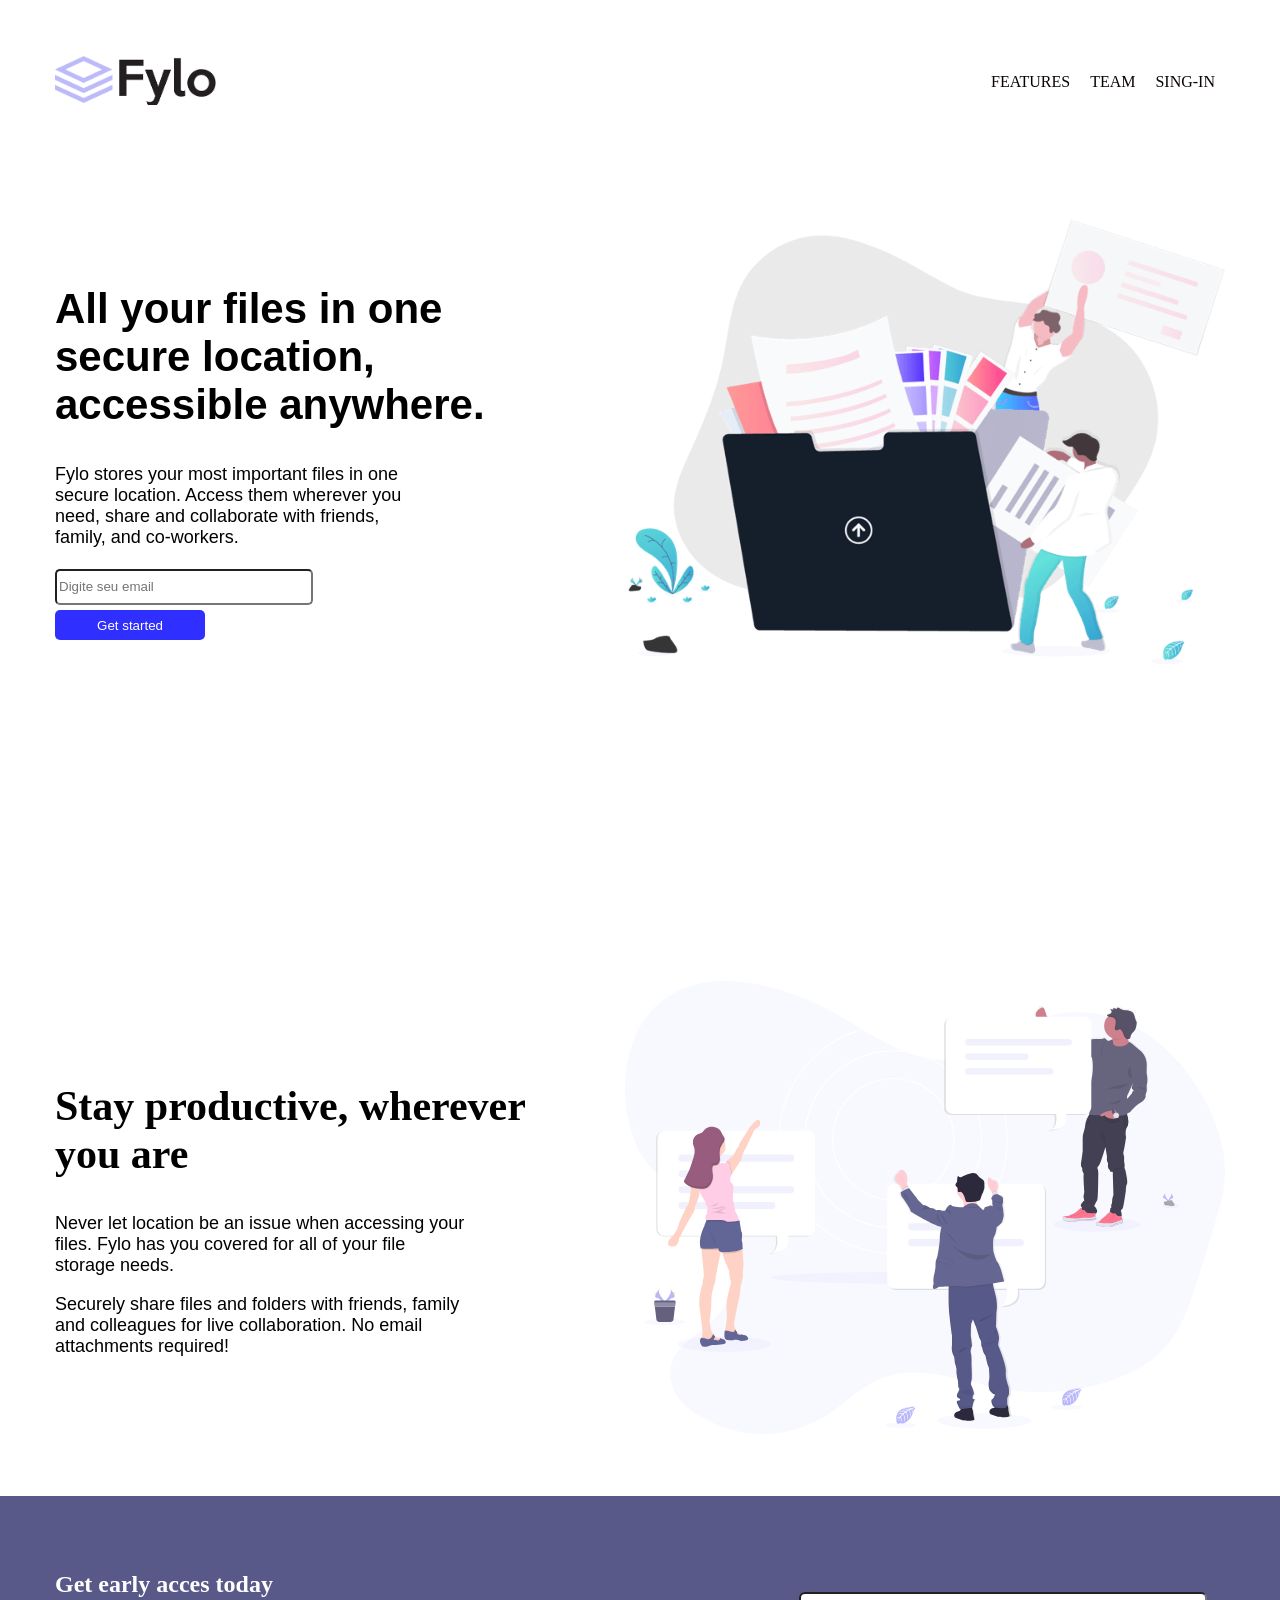
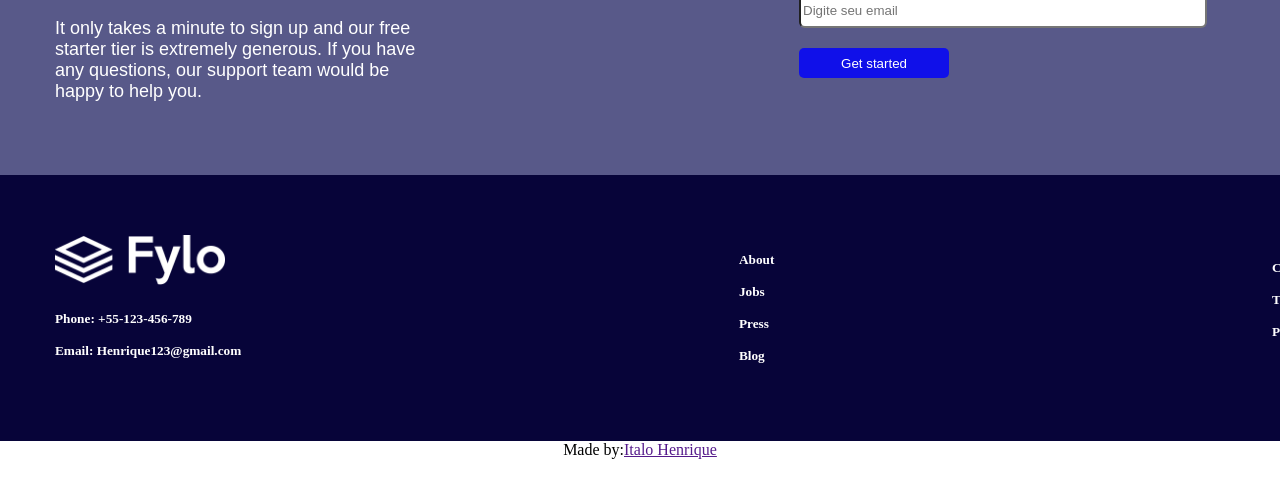
<file: index.html>
<!DOCTYPE html>
<html>
    <head>
       <meta charset="UTF-8" />
       <title>Fylo</title>
       <link rel="stylesheet" href="assets/css/style.css"/>

    </head>

    <body>
        <header>
            <div class="container">
                <div class="logo">
                    <a href=""> <img src="assets/images/logofylo.png"/></a>
                </div>
                <div class="menu">
                    <nav>
                        <ul>
                            <li class="active"><a href="">Features</a></li>
                            <li> <a href="">Team</a> </li>
                            <li> <a href="">Sing-in</a> </li>
                        </ul>
                    </nav>
                </div>
            </div>
        </header>

        <section id="geral">
                <div class="banner_options">
                    <div class="text">
                    <h1> All your files in one<br> secure location,<br> accessible anywhere.</h1>
                    <p>Fylo stores your most important files in one<br> secure location. Access them wherever you<br> need, share and collaborate with friends,<br> family, and co-workers.</p>
                    <input type="email" name="email"  class="email" placeholder="Digite seu email">
                    <div>
                        <button type="submit"> Get started</button>
                    </div>
                    </div>
                    <div class="img">
                        <a href=""> <img src="assets/images/imgfylo.png"></a>
                    </div>
                </div>
                

                <div class="container1">
                    <div class="quite">
                        <div class="text2">
                        <h1>Stay productive, wherever<br> you are</h1>
                        <p>Never let location be an issue when accessing your <br>files. Fylo has you 
                        covered for all of your file<br> storage needs.</p>
                        <p>Securely share files and folders with friends, family<br> and colleagues for live collaboration. No email <br>attachments required!</p>
                        </div>
                        <div class="img2">
                            <a href=""> <img src="assets/images/imgfylo2.svg"> </a>
                        </div>

                    </div>
                </div>
            </div>
        </section>


        <footer>
            <div class="containerfo">
                <div class="footer_area">
                    <div class="text3">
                    <h2>Get early acces today</h2>
                    <p>It only takes a minute to sign up and our free<br> starter tier is extremely generous. If you have <br>any questions, our support team would be<br> happy to help you.</p>
                    </div>
                    <div class="info">
                        <input type="email" name="email" class="pote" placeholder="Digite seu email"><br>
                        <div class="idont">
                        <button type="submit"> Get started</button> 
                        </div>
                    </div>
                    </div>
                </div>

                <div class="footer_area2">
                    <div class="logof">
                        <a href=""> <img src="assets/images/logofylo2.png"></a><br>
                        <h5>Phone: +55-123-456-789<br><br>
                        Email: Henrique123@gmail.com</h5>
                    </div>
                    <div class="info2">
                        <h5>About<br><br>
                            Jobs<br><br>
                            Press<br><br>
                            Blog
                        </h5>
                    </div>
                    <div class="info3">
                        <h5>Contact Us<br><br>
                            Terms<br><br>
                            Privacy<br><br>
                        </h5>
                    </div>
                </div>

                <div class="final">
                    Made by: <a href=""> Italo Henrique</a>
                </div>
            </div>
        </footer>
    </body>
</html>
</file>
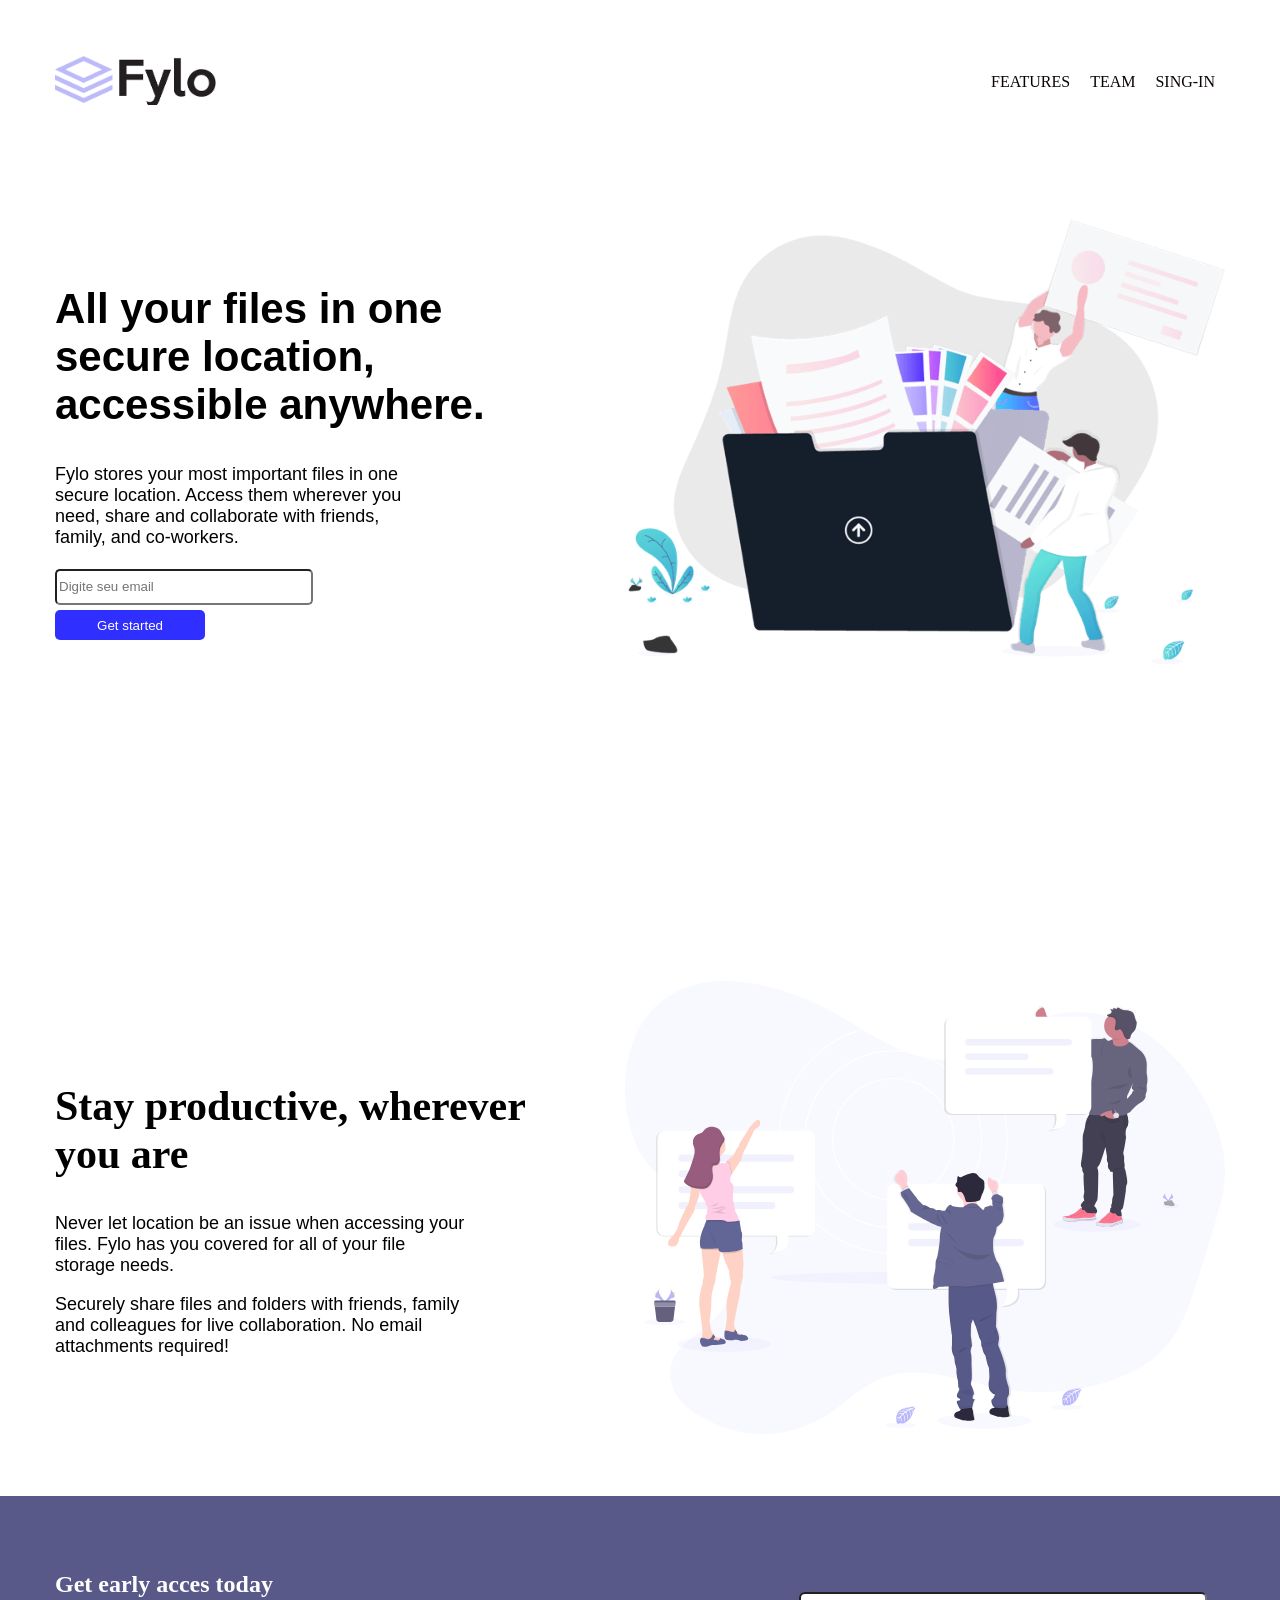
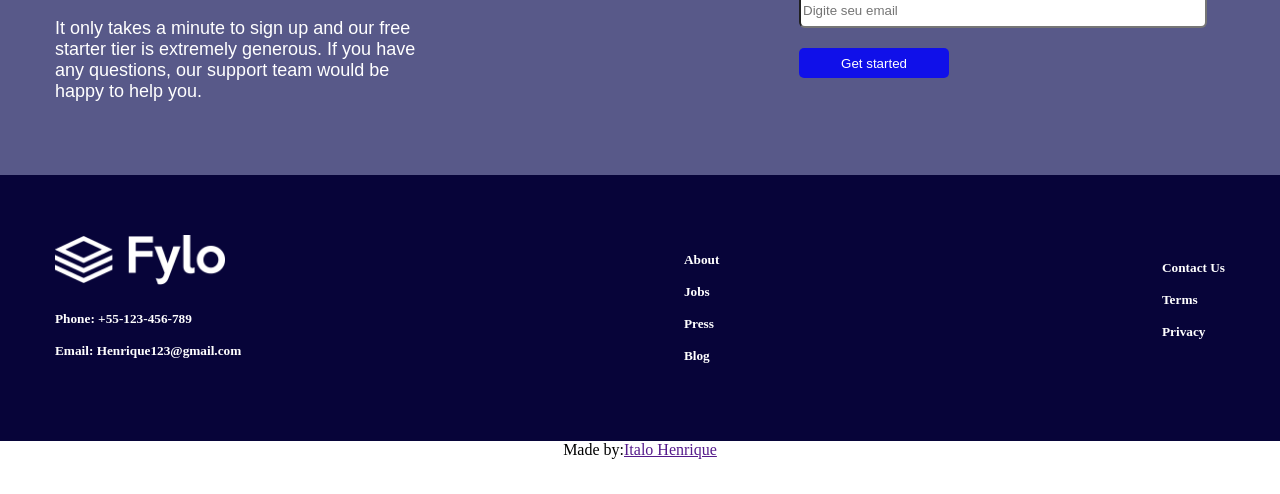
<file: Fylo/Fylo/index.html>
<!DOCTYPE html>
<html>
    <head>
       <meta charset="UTF-8" />
       <title>Fylo</title>
       <link rel="stylesheet" href="assets/css/style.css" />

    </head>

    <body>
        <header>
            <div class="container">
                <div class="logo">
                    <a href=""> <img src="assets/images/logofylo.png"/></a>
                </div>
                <div class="menu">
                    <nav>
                        <ul>
                            <li class="active"><a href="">Features</a></li>
                            <li> <a href="">Team</a> </li>
                            <li> <a href="">Sing-in</a> </li>
                        </ul>
                    </nav>
                </div>
            </div>
        </header>

        <section id="geral">
                <div class="banner_options">
                    <div class="text">
                    <h1> All your files in one<br> secure location,<br> accessible anywhere.</h1>
                    <p>Fylo stores your most important files in one<br> secure location. Access them wherever you<br> need, share and collaborate with friends,<br> family, and co-workers.</p>
                    <input type="email" name="email"  class="email" placeholder="Digite seu email">
                    <div>
                        <button type="submit"> Get started</button>
                    </div>
                    </div>
                    <div class="img">
                        <a href=""> <img src="assets/images/imgfylo.png"></a>
                    </div>
                </div>
                

                <div class="container1">
                    <div class="quite">
                        <div class="text2">
                        <h1>Stay productive, wherever<br> you are</h1>
                        <p>Never let location be an issue when accessing your <br>files. Fylo has you 
                        covered for all of your file<br> storage needs.</p>
                        <p>Securely share files and folders with friends, family<br> and colleagues for live collaboration. No email <br>attachments required!</p>
                        </div>
                        <div class="img2">
                            <a href=""> <img src="assets/images/imgfylo2.svg"> </a>
                        </div>

                    </div>
                </div>
            </div>
        </section>


        <footer>
            <div class="containerfo">
                <div class="footer_area">
                    <div class="text3">
                    <h2>Get early acces today</h2>
                    <p>It only takes a minute to sign up and our free<br> starter tier is extremely generous. If you have <br>any questions, our support team would be<br> happy to help you.</p>
                    </div>
                    <div class="info">
                        <input type="email" name="email" class="pote" placeholder="Digite seu email"><br>
                        <div class="idont">
                        <button type="submit"> Get started</button> 
                        </div>
                    </div>
                    </div>
                </div>

                <div class="footer_area2">
                    <div class="logof">
                        <a href=""> <img src="assets/images/logofylo2.png"></a><br>
                        <h5>Phone: +55-123-456-789<br><br>
                        Email: Henrique123@gmail.com</h5>
                    </div>
                    <div class="info2">
                        <h5>About<br><br>
                            Jobs<br><br>
                            Press<br><br>
                            Blog
                        </h5>
                    </div>
                    <div class="info3">
                        <h5>Contact Us<br><br>
                            Terms<br><br>
                            Privacy<br><br>
                        </h5>
                    </div>
                </div>

                <div class="final">
                    Made by: <a href=""> Italo Henrique</a>
                </div>
            </div>
        </footer>
    </body>
</html>
</file>
<file: assets/css/style.css>
body {
    margin: 0%;
}
header {
    display: flex;
    padding: 55px;
}
.container {
    display: flex;
    justify-content: space-between;
    width: 1500px;
    align-items: center;
}
.logo img {
    width: 170px;
}
.menu {
    display: flex;
    align-items: center;
}
nav ul,
nav li {
    list-style: none;
    margin: 0;
    padding: 0;
}
nav ul {
    display: flex;
}
nav a {
    display: block;
    padding: 10px;
    text-decoration: none;
    text-transform: uppercase;
    color: rgb(12, 4, 4);
}

.banner_options {
    font-size: 28px;
    font-family: Arial, Helvetica, sans-serif;
    display: flex;
    justify-content: space-between;
    align-items: center;
    padding: 55px;
}

.banner_options img{
    max-width: 600px;
    max-height: 600px;
    width: auto;
    height: auto;
}
p {
    font-size: 18px;
    font-family: arial;
}
.email {
    height: 30px;
    width: 250px;
    border-radius: 5px;
}
.button {
    margin-top: 10px;
}
button {
    height: 30px;
    width: 150px;
    background-color: rgba(0, 0, 255, 0.815);
    border: 1px;
    border-radius: 5px;
    color: white;
}

.container1 {
    margin-top: 200px;
}

.quite {
    font-size: 28px;
    display: flex;
    justify-content: space-between;
    align-items: center;
    padding: 55px;
}

.quite img {
    max-width: 600px;
    max-height: 600px;
    width: auto;
    height: auto;
}

.containerfo {
    background-color: hsl(238, 22%, 44%);
    margin: 0;
    padding: 55px;
    width: 100%;
    color: white;
    display: flex;
    justify-content: space-between;
    align-items: center;
}

.footer_area {
    display: flex;
    justify-content: space-between;
    align-items: center;
    min-width: 90%;
}

.pote {
    height: 30px;
    width: 400px;
    border-radius: 6px;
} 

.idont {
    padding-top: 20px;
}

.footer_area2 {
    margin: 0;
    padding: 55px;
    min-width: 100%;
    color: white;
    display: flex;
    justify-content: space-between;
    align-items: center;
    background-color: hsl(243, 87%, 12%);
}
.logof img {
    width: 170px;
}
.final {
    padding-bottom: 35px;
    align-items: center;
    justify-content: center;
    display: flex;
}
</file>
<file: Fylo/Fylo/assets/css/style.css>
body {
    margin: 0%;
}
header {
    display: flex;
    padding: 55px;
}
.container {
    display: flex;
    justify-content: space-between;
    width: 1500px;
    align-items: center;
}
.logo img {
    width: 170px;
}
.menu {
    display: flex;
    align-items: center;
}
nav ul,
nav li {
    list-style: none;
    margin: 0;
    padding: 0;
}
nav ul {
    display: flex;
}
nav a {
    display: block;
    padding: 10px;
    text-decoration: none;
    text-transform: uppercase;
    color: rgb(12, 4, 4);
}

.banner_options {
    font-size: 28px;
    font-family: Arial, Helvetica, sans-serif;
    display: flex;
    justify-content: space-between;
    align-items: center;
    padding: 55px;
}

.banner_options img{
    max-width: 600px;
    max-height: 600px;
    width: auto;
    height: auto;
}
p {
    font-size: 18px;
    font-family: arial;
}
.email {
    height: 30px;
    width: 250px;
    border-radius: 5px;
}
.button {
    margin-top: 10px;
}
button {
    height: 30px;
    width: 150px;
    background-color: rgba(0, 0, 255, 0.815);
    border: 1px;
    border-radius: 5px;
    color: white;
}

.container1 {
    margin-top: 200px;
}

.quite {
    font-size: 28px;
    display: flex;
    justify-content: space-between;
    align-items: center;
    padding: 55px;
}

.quite img {
    max-width: 600px;
    max-height: 600px;
    width: auto;
    height: auto;
}

.containerfo {
    background-color: hsl(238, 22%, 44%);
    margin: 0;
    padding: 55px;
    width: 100%;
    color: white;
    display: flex;
    justify-content: space-between;
    align-items: center;
}

.footer_area {
    display: flex;
    justify-content: space-between;
    align-items: center;
    min-width: 90%;
}

.pote {
    height: 30px;
    width: 400px;
    border-radius: 6px;
} 

.idont {
    padding-top: 20px;
}

.footer_area2 {
    margin: 0;
    padding: 55px;
    min-width: 90%;
    color: white;
    display: flex;
    justify-content: space-between;
    align-items: center;
    background-color: hsl(243, 87%, 12%);
}
.logof img {
    width: 170px;
}
.final {
    padding-bottom: 35px;
    align-items: center;
    justify-content: center;
    display: flex;
}
</file>
